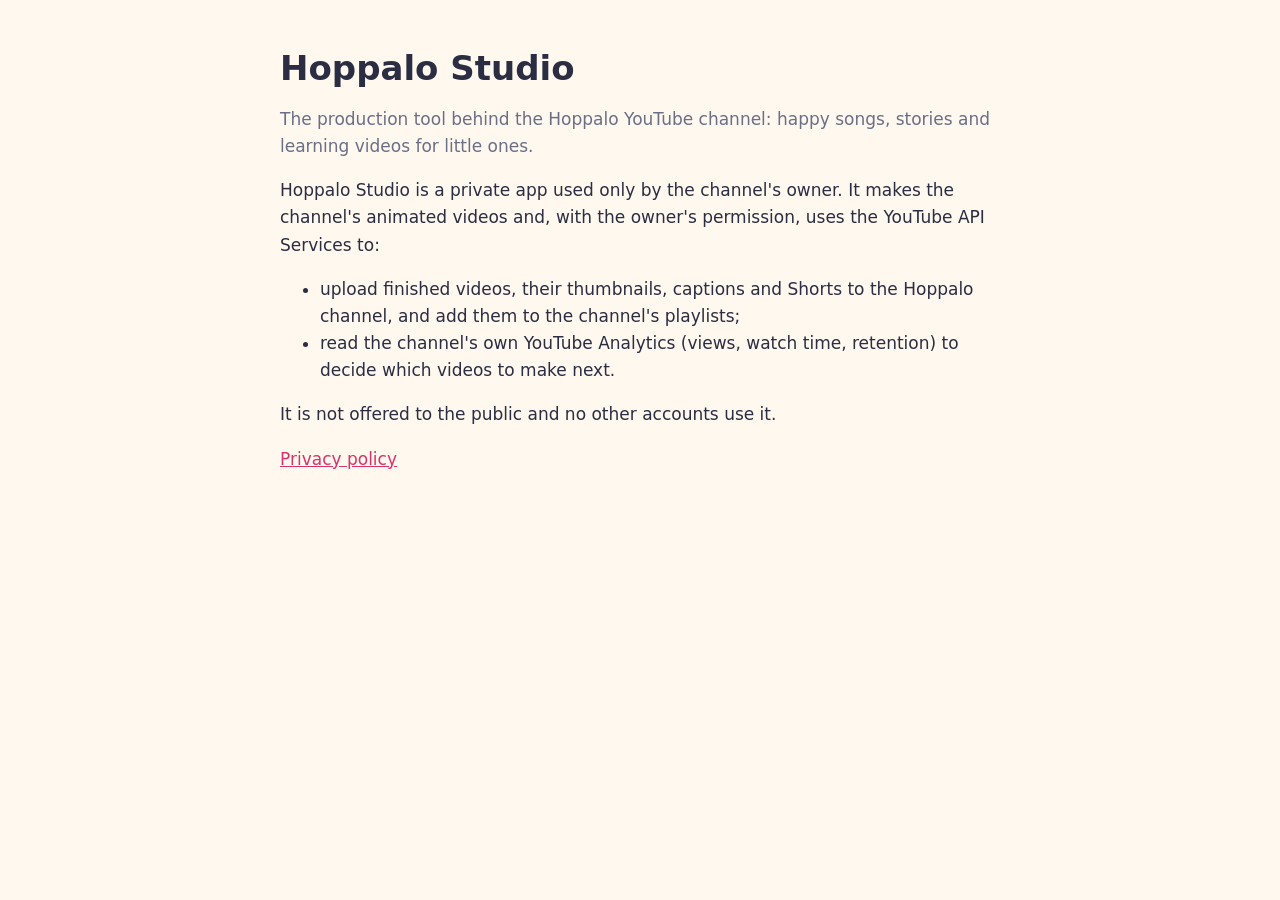
<file: index.html>
<!doctype html>
<html lang="en">
<head>
<meta charset="utf-8" />
<meta name="viewport" content="width=device-width, initial-scale=1" />
<title>Hoppalo Studio</title>
<link rel="stylesheet" href="style.css" />
</head>
<body>
<main>
  <h1>Hoppalo Studio</h1>
  <p class="muted">The production tool behind the Hoppalo YouTube channel: happy songs, stories and learning videos for little ones.</p>
  <p>Hoppalo Studio is a private app used only by the channel's owner. It makes the channel's animated videos and, with the owner's permission, uses the YouTube API Services to:</p>
  <ul>
    <li>upload finished videos, their thumbnails, captions and Shorts to the Hoppalo channel, and add them to the channel's playlists;</li>
    <li>read the channel's own YouTube Analytics (views, watch time, retention) to decide which videos to make next.</li>
  </ul>
  <p>It is not offered to the public and no other accounts use it.</p>
  <p><a href="privacy.html">Privacy policy</a></p>
</main>
</body>
</html>
</file>
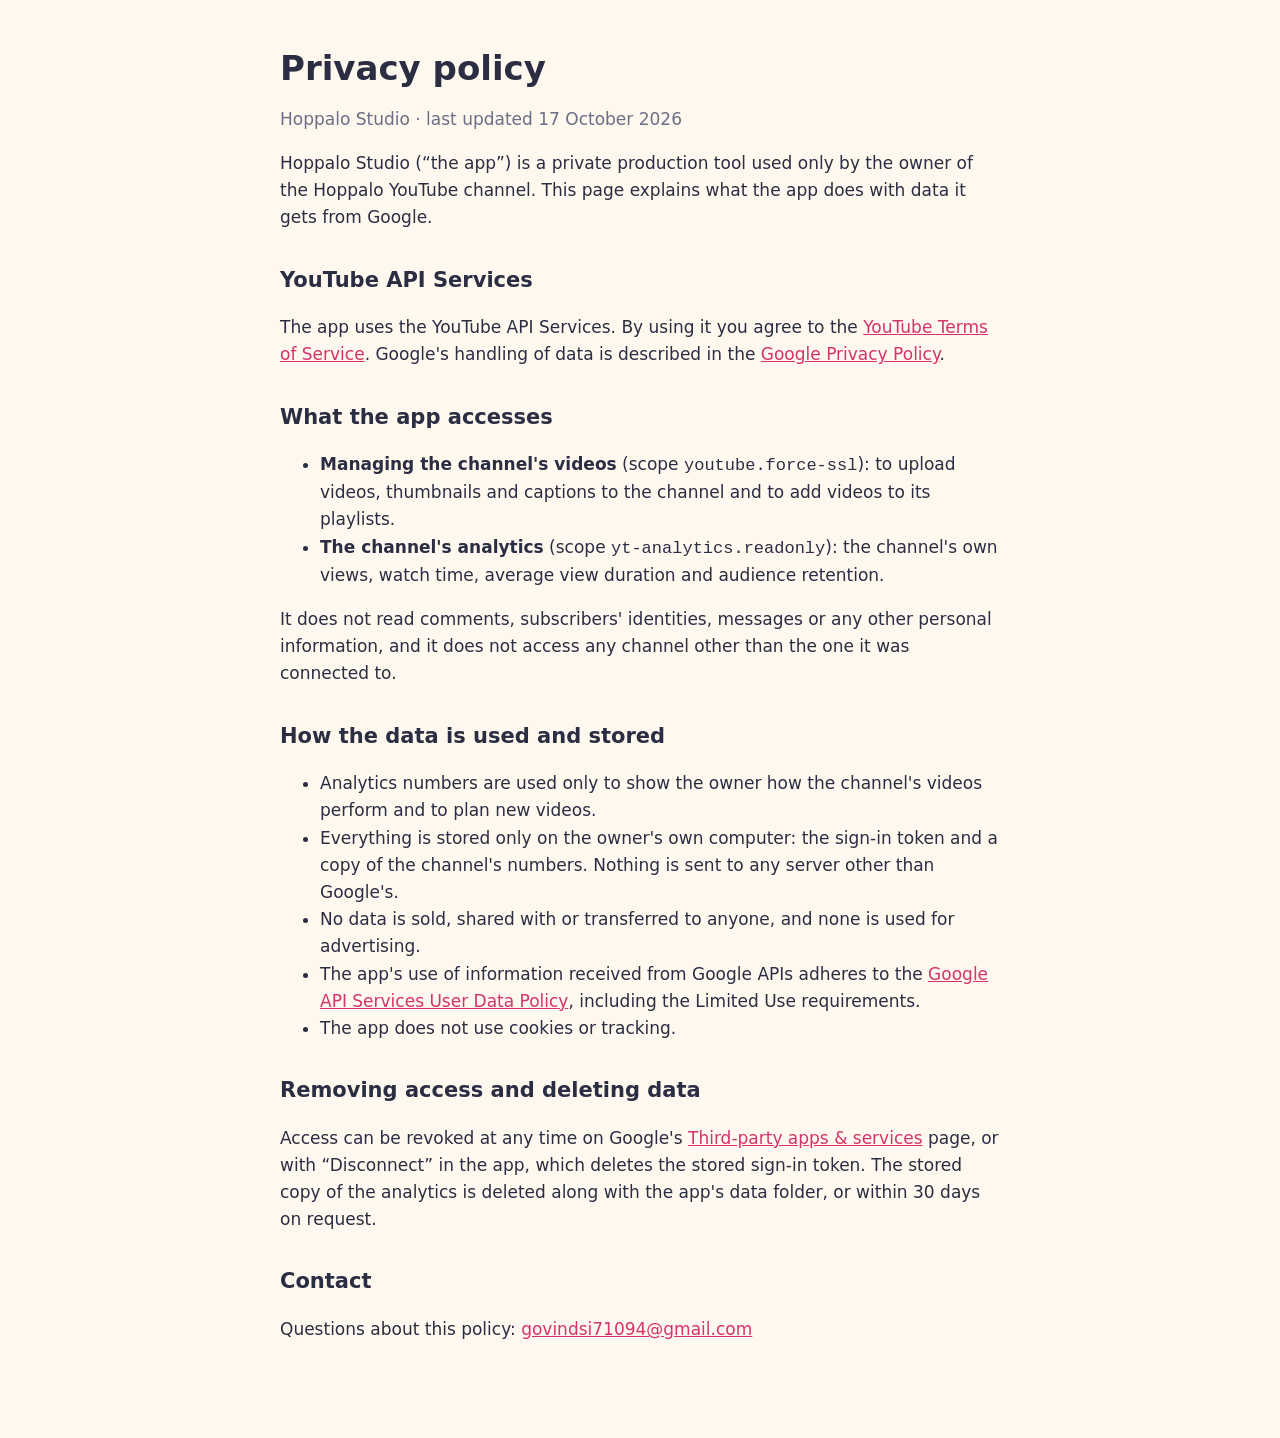
<file: privacy.html>
<!doctype html>
<html lang="en">
<head>
<meta charset="utf-8" />
<meta name="viewport" content="width=device-width, initial-scale=1" />
<title>Hoppalo Studio Privacy</title>
<link rel="stylesheet" href="style.css" />
</head>
<body>
<main>
  <h1>Privacy policy</h1>
  <p class="muted">Hoppalo Studio · last updated 17 October 2026</p>

  <p>Hoppalo Studio (“the app”) is a private production tool used only by the owner of the Hoppalo YouTube channel. This page explains what the app does with data it gets from Google.</p>

  <h2>YouTube API Services</h2>
  <p>The app uses the YouTube API Services. By using it you agree to the <a href="https://www.youtube.com/t/terms">YouTube Terms of Service</a>. Google's handling of data is described in the <a href="https://policies.google.com/privacy">Google Privacy Policy</a>.</p>

  <h2>What the app accesses</h2>
  <ul>
    <li><b>Managing the channel's videos</b> (scope <code>youtube.force-ssl</code>): to upload videos, thumbnails and captions to the channel and to add videos to its playlists.</li>
    <li><b>The channel's analytics</b> (scope <code>yt-analytics.readonly</code>): the channel's own views, watch time, average view duration and audience retention.</li>
  </ul>
  <p>It does not read comments, subscribers' identities, messages or any other personal information, and it does not access any channel other than the one it was connected to.</p>

  <h2>How the data is used and stored</h2>
  <ul>
    <li>Analytics numbers are used only to show the owner how the channel's videos perform and to plan new videos.</li>
    <li>Everything is stored only on the owner's own computer: the sign-in token and a copy of the channel's numbers. Nothing is sent to any server other than Google's.</li>
    <li>No data is sold, shared with or transferred to anyone, and none is used for advertising.</li>
    <li>The app's use of information received from Google APIs adheres to the <a href="https://developers.google.com/terms/api-services-user-data-policy">Google API Services User Data Policy</a>, including the Limited Use requirements.</li>
    <li>The app does not use cookies or tracking.</li>
  </ul>

  <h2>Removing access and deleting data</h2>
  <p>Access can be revoked at any time on Google's <a href="https://myaccount.google.com/permissions">Third-party apps &amp; services</a> page, or with “Disconnect” in the app, which deletes the stored sign-in token. The stored copy of the analytics is deleted along with the app's data folder, or within 30 days on request.</p>

  <h2>Contact</h2>
  <p>Questions about this policy: <a href="mailto:govindsi71094@gmail.com">govindsi71094@gmail.com</a></p>
</main>
</body>
</html>
</file>
<file: style.css>
:root { --bg: #fff8ef; --ink: #2b2d42; --muted: #6b6f86; --accent: #d6336c; }
@media (prefers-color-scheme: dark) { :root { --bg: #1d1e2c; --ink: #f1f1f6; --muted: #a9abbd; --accent: #ff8fb3; } }
body { margin: 0; background: var(--bg); color: var(--ink); font: 17px/1.6 system-ui, -apple-system, 'Segoe UI', sans-serif; }
main { max-width: 720px; margin: 0 auto; padding: 48px 16px 80px; }
h1 { font-size: 34px; line-height: 1.2; margin: 0 0 8px; }
h2 { font-size: 21px; margin: 32px 0 8px; }
a { color: var(--accent); }
.muted { color: var(--muted); }
</file>
